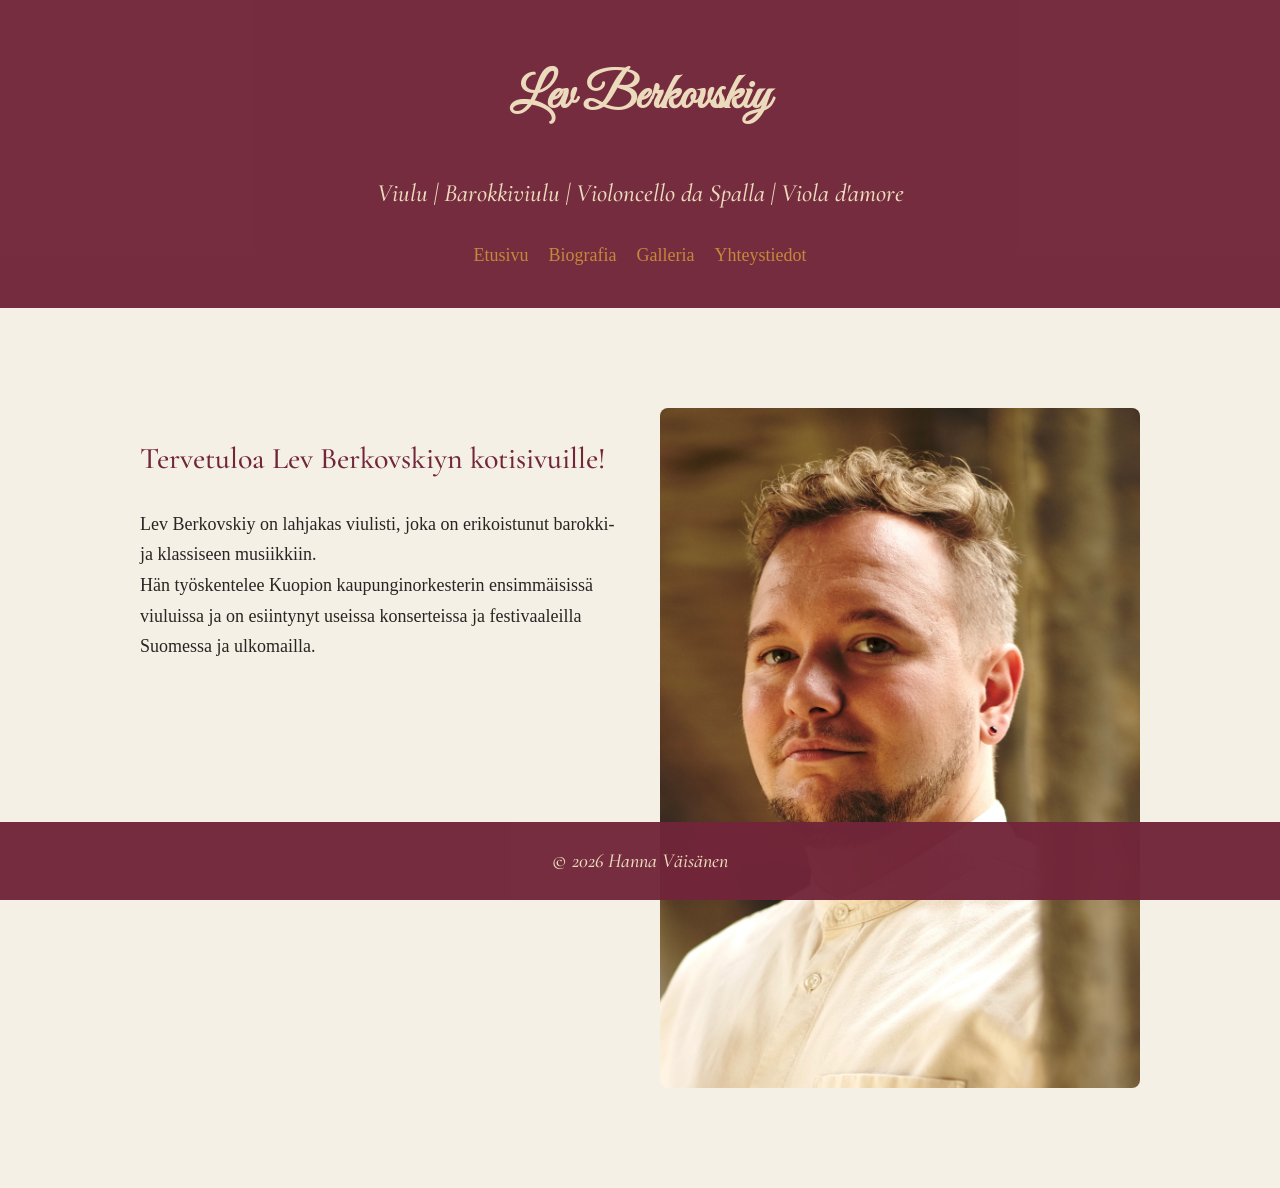
<file: index.html>
<!DOCTYPE html>
<html lang="fi">
    <head>
        <meta charset="UTF-8">
        <meta name="viewport" content="width=device-width, initial-scale=1.0">
        <meta name="description" content="Tämä sivusto on viulisti Lev Berkovskiyn kotisivu">
        <title>Lev Berkovskiy | viulisti | Etusivu</title>
        <link rel="stylesheet" type="text/css" href="css/tyylit.css">

        <!-- Great Vibes - google fonts -->
        <link rel="preconnect" href="https://fonts.googleapis.com">
        <link rel="preconnect" href="https://fonts.gstatic.com" crossorigin>
        <link href="https://fonts.googleapis.com/css2?family=Great+Vibes&display=swap" rel="stylesheet">

        <!-- Google Fonts: Cormorant Garamond -->
        <link rel="preconnect" href="https://fonts.googleapis.com">
        <link rel="preconnect" href="https://fonts.gstatic.com" crossorigin>
        <link href="https://fonts.googleapis.com/css2?family=Cormorant+Garamond:ital,wght@0,300..700;1,300..700&display=swap" rel="stylesheet">

    </head>
    <body>
        <header>
            <h1>Lev Berkovskiy</h1>
            <p class="header">Viulu | Barokkiviulu | Violoncello da Spalla | Viola d'amore</p>
            <nav>
                <ul>
                    <li><a href="index.html">Etusivu</a></li>
                    <li><a href="Biografia.html">Biografia</a></li>
                    <li><a href="Galleria.html">Galleria</a></li>
                    <li><a href="Yhteystiedot.html">Yhteystiedot</a></li>
                </ul>
            </nav>
        </header>
        <main>
            <section class="etusivu">
                <div class="esittely">
            <h2>Tervetuloa Lev Berkovskiyn kotisivuille!</h2>
            <p>Lev Berkovskiy on lahjakas viulisti, joka on erikoistunut barokki- ja klassiseen musiikkiin. <br>Hän työskentelee Kuopion kaupunginorkesterin ensimmäisissä viuluissa ja on esiintynyt useissa konserteissa ja festivaaleilla Suomessa ja ulkomailla.</p>
                </div>
                <div class="etusivu-kuva">
                    <img src="./Kuvat/Lev_closeup.jpeg" alt="&copy; Gösta Wellmer">
                </div>
            </section>
        </main>
        <footer>
            <p class="footer">&copy; 2026 Hanna Väisänen</p>
        </footer>
    </body>
</html>
</file>
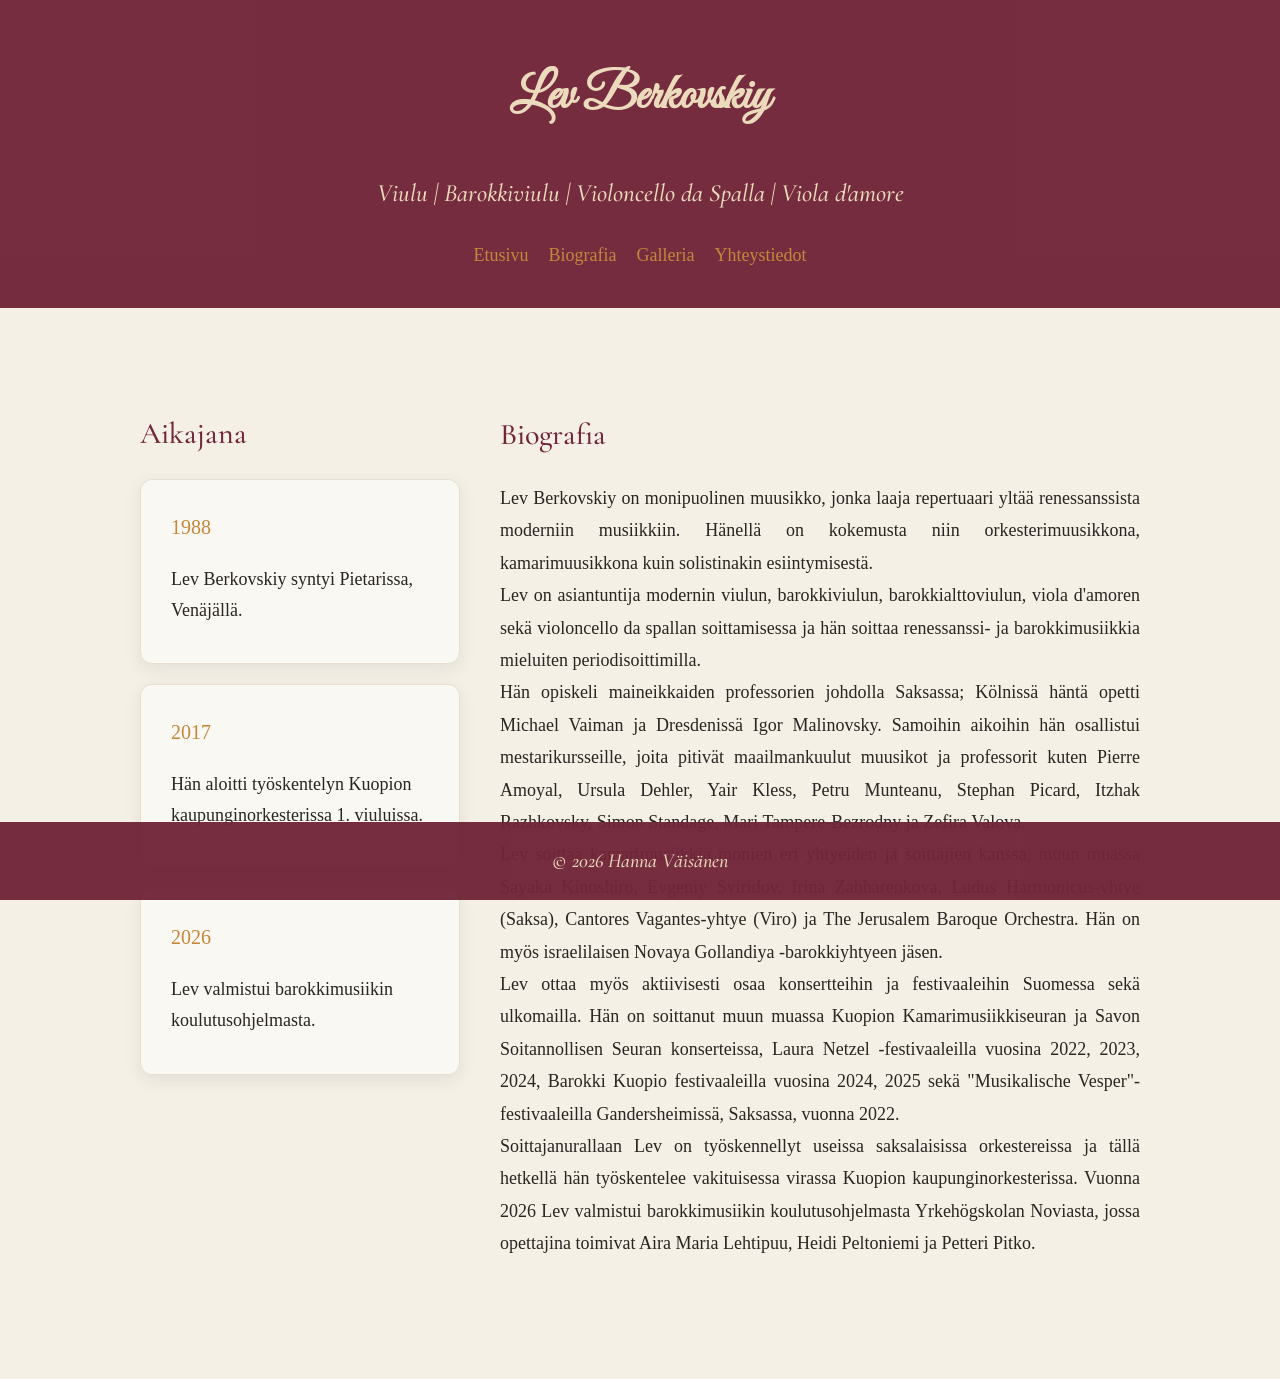
<file: Biografia.html>
<!DOCTYPE html>
<html lang="fi">
    <head>
        <meta charset="UTF-8">
        <meta name="viewport" content="width=device-width, initial-scale=1.0">
        <meta name="description" content="Tämä sivusto on viulisti Lev Berkovskiyn kotisivu">
        <title>Lev Berkovskiy | viulisti | Biografia</title>
        <link rel="stylesheet" type="text/css" href="css/tyylit.css">

        <!-- Great Vibes - google fonts -->
        <link rel="preconnect" href="https://fonts.googleapis.com">
        <link rel="preconnect" href="https://fonts.gstatic.com" crossorigin>
        <link href="https://fonts.googleapis.com/css2?family=Great+Vibes&display=swap" rel="stylesheet">
       
        <!-- Google Fonts: Cormorant Garamond -->
        <link rel="preconnect" href="https://fonts.googleapis.com">
        <link rel="preconnect" href="https://fonts.gstatic.com" crossorigin>
        <link href="https://fonts.googleapis.com/css2?family=Cormorant+Garamond:ital,wght@0,300..700;1,300..700&display=swap" rel="stylesheet">

    </head>
    <body>
        <header>
            <h1>Lev Berkovskiy</h1>
            <p class="header">Viulu | Barokkiviulu | Violoncello da Spalla | Viola d'amore</p>
            <nav>
                <ul>
                    <li><a href="index.html">Etusivu</a></li>
                    <li><a href="Biografia.html">Biografia</a></li>
                    <li><a href="Galleria.html">Galleria</a></li>
                    <li><a href="Yhteystiedot.html">Yhteystiedot</a></li>
                </ul>
            </nav>
        </header>

        <main>

         <section class="biografia">
            <div class="aikajana">
                <h2>Aikajana</h2>
                <article class="aikajana-kortti">
                    <p class="vuosi">1988</p>
                    <p>Lev Berkovskiy syntyi Pietarissa, Venäjällä. </p>
                </article>
                <article class="aikajana-kortti">
                    <p class="vuosi">2017</p>
                    <p>Hän aloitti työskentelyn Kuopion kaupunginorkesterissa 1. viuluissa.</p>
                </article>
                <article class="aikajana-kortti">
                    <p class="vuosi">2026</p>
                    <p>Lev valmistui barokkimusiikin koulutusohjelmasta. </p>
                </article>
            </div>  

            <div class="biografia-teksti">
                <h2>Biografia</h2>  
                <p>Lev Berkovskiy on monipuolinen muusikko, jonka laaja repertuaari yltää renessanssista moderniin musiikkiin. Hänellä on kokemusta niin orkesterimuusikkona, kamarimuusikkona kuin solistinakin esiintymisestä. 
                <br> Lev on asiantuntija modernin viulun, barokkiviulun, barokkialttoviulun, viola d'amoren sekä violoncello da spallan soittamisessa ja hän soittaa renessanssi- ja barokkimusiikkia mieluiten periodisoittimilla. 
                <br> Hän opiskeli maineikkaiden professorien johdolla Saksassa; Kölnissä häntä opetti Michael Vaiman ja Dresdenissä Igor Malinovsky. Samoihin aikoihin hän osallistui mestarikursseille, joita pitivät maailmankuulut muusikot ja professorit kuten Pierre Amoyal, Ursula Dehler, Yair Kless, Petru Munteanu, Stephan Picard, Itzhak Razhkovsky, Simon Standage, Mari Tampere-Bezrodny ja Zefira Valova.
                <br> Lev soittaa kamarimusiikkia monien eri yhtyeiden ja soittajien kanssa, muun muassa Sayaka Kinoshiro, Evgeniy Sviridov, Irina Zahharenkova, Ludus Harmonicus-yhtye (Saksa), Cantores Vagantes-yhtye (Viro) ja The Jerusalem Baroque Orchestra. 
                Hän on myös israelilaisen Novaya Gollandiya -barokkiyhtyeen jäsen.
                <br> Lev ottaa myös aktiivisesti osaa konsertteihin ja festivaaleihin Suomessa sekä ulkomailla. 
                Hän on soittanut muun muassa Kuopion Kamarimusiikkiseuran ja Savon Soitannollisen Seuran konserteissa, Laura Netzel -festivaaleilla vuosina 2022, 2023, 2024, Barokki Kuopio festivaaleilla vuosina 2024, 2025 sekä "Musikalische Vesper"- festivaaleilla Gandersheimissä, Saksassa, vuonna 2022. 
                <br> Soittajanurallaan Lev on työskennellyt useissa saksalaisissa orkestereissa ja tällä hetkellä hän työskentelee vakituisessa virassa Kuopion kaupunginorkesterissa. 
                Vuonna 2026 Lev valmistui barokkimusiikin koulutusohjelmasta Yrkehögskolan Noviasta, jossa opettajina toimivat Aira Maria Lehtipuu, Heidi Peltoniemi ja Petteri Pitko. </p>
        </div>
        </section>
        </main>
        <footer>
            <p class="footer">&copy; 2026 Hanna Väisänen</p>
        </footer>
    </body>
</html>
</file>
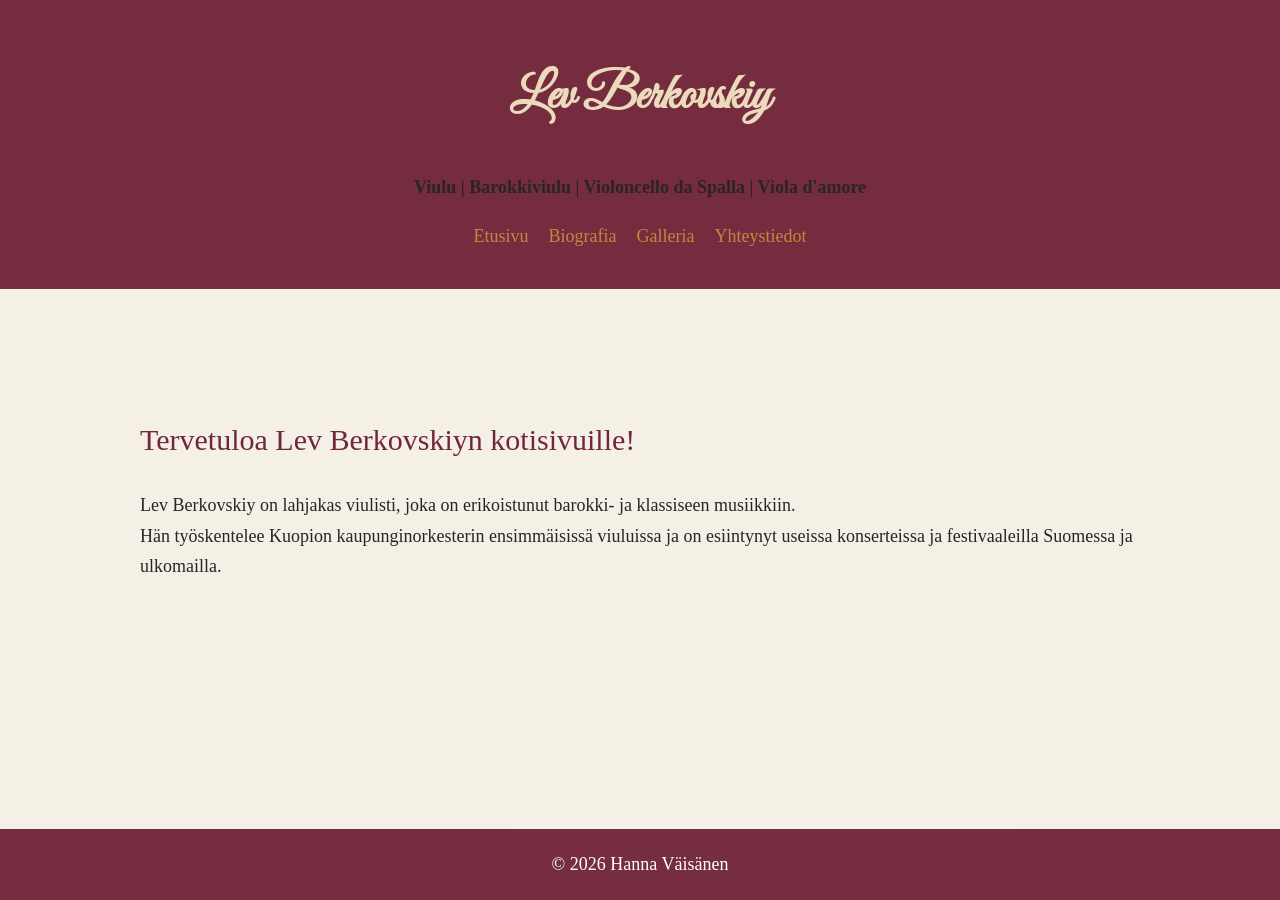
<file: Etusivu.html>
<!DOCTYPE html>
<html lang="fi">
    <head>
        <meta charset="UTF-8">
        <meta name="viewport" content="width=device-width, initial-scale=1.0">
        <meta name="description" content="Tämä sivusto on viulisti Lev Berkovskiyn kotisivu">
        <title>Lev Berkovskiy | viulisti | Etusivu</title>
        <link rel="stylesheet" type="text/css" href="css/tyylit.css">

        <!-- Great Vibes - google fonts -->
        <link rel="preconnect" href="https://fonts.googleapis.com">
        <link rel="preconnect" href="https://fonts.gstatic.com" crossorigin>
        <link href="https://fonts.googleapis.com/css2?family=Great+Vibes&display=swap" rel="stylesheet">

    </head>
    <body>
        <header>
            <h1>Lev Berkovskiy</h1>
            <p><b>Viulu | Barokkiviulu | Violoncello da Spalla | Viola d'amore</b></p>
            <nav>
                <ul>
                    <li><a href="Etusivu.html">Etusivu</a></li>
                    <li><a href="Biografia.html">Biografia</a></li>
                    <li><a href="Galleria.html">Galleria</a></li>
                    <li><a href="Yhteystiedot.html">Yhteystiedot</a></li>
                </ul>
            </nav>
        </header>
        <main>
            <h2>Tervetuloa Lev Berkovskiyn kotisivuille!</h2>
            <p>Lev Berkovskiy on lahjakas viulisti, joka on erikoistunut barokki- ja klassiseen musiikkiin. <br>Hän työskentelee Kuopion kaupunginorkesterin ensimmäisissä viuluissa ja on esiintynyt useissa konserteissa ja festivaaleilla Suomessa ja ulkomailla.</p>
         

        </main>
        <footer>
            <p>&copy; 2026 Hanna Väisänen</p>
        </footer>
    </body>
</html>
</file>
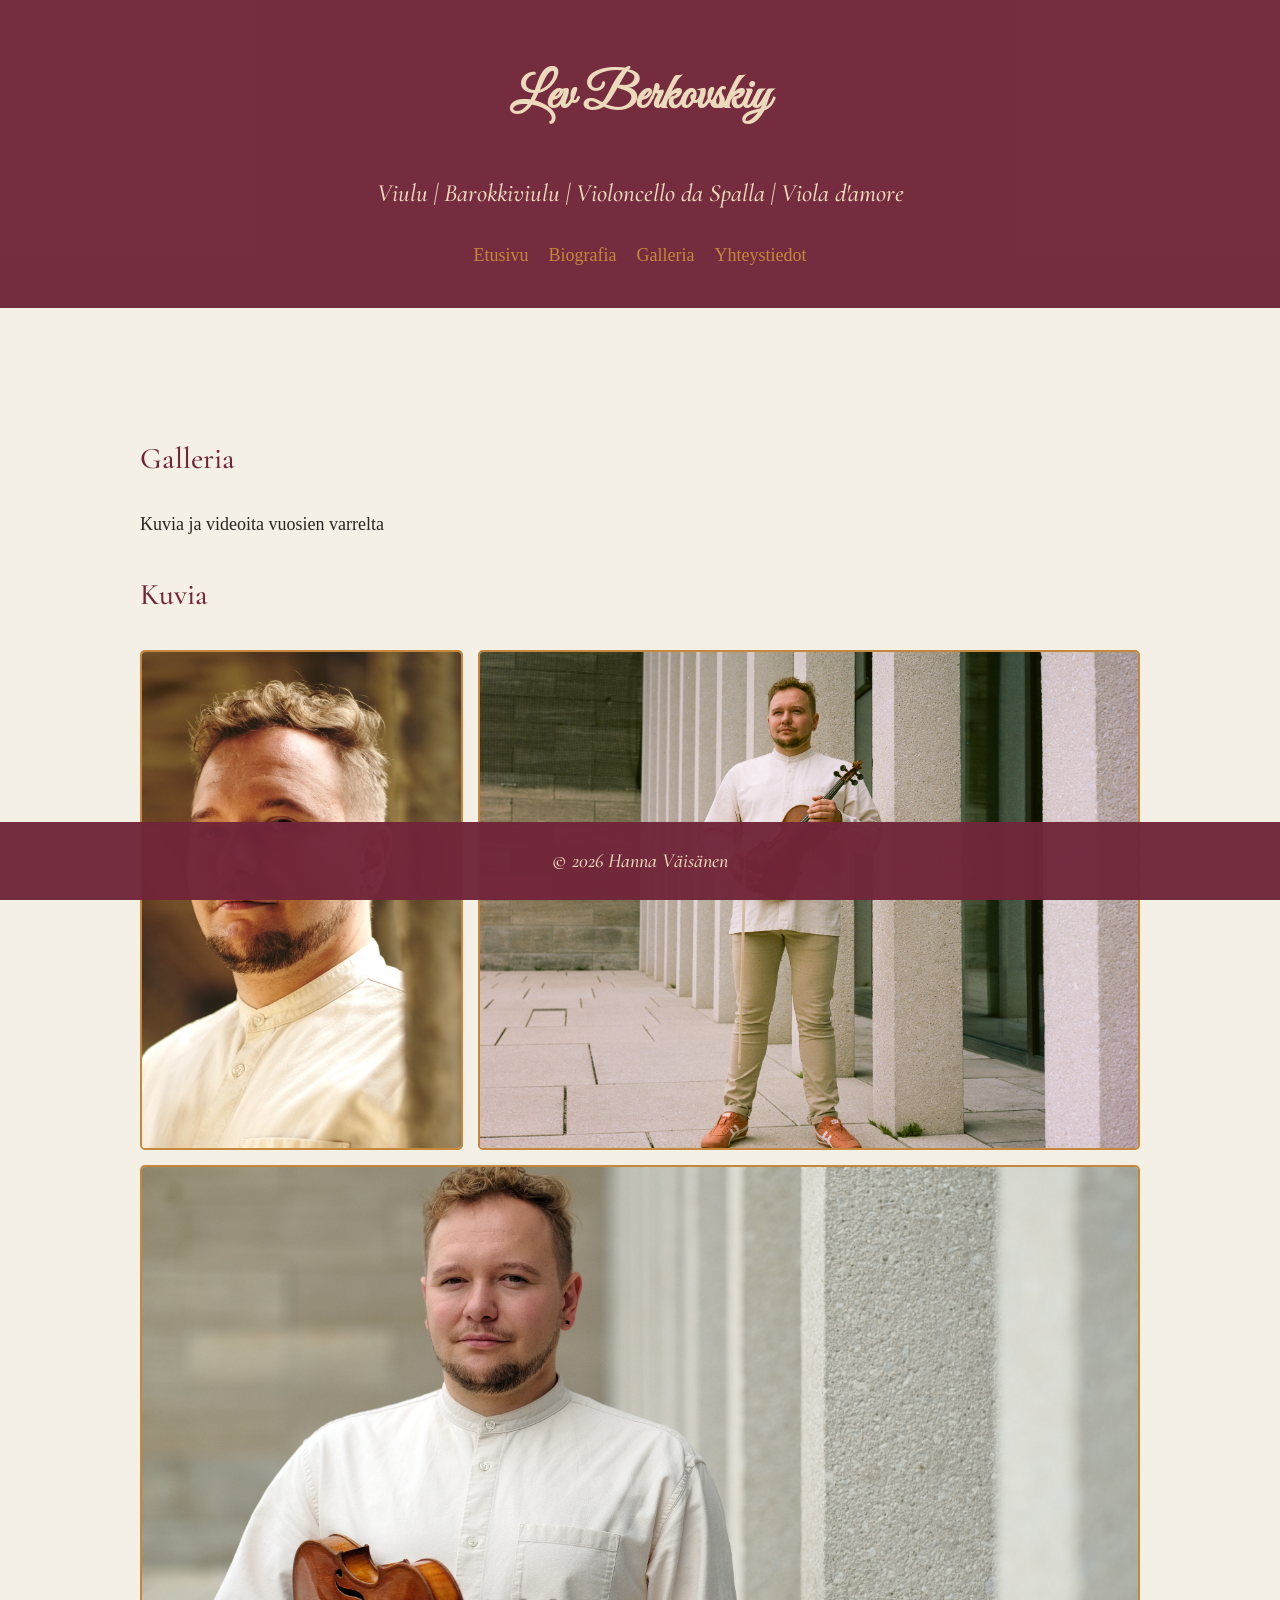
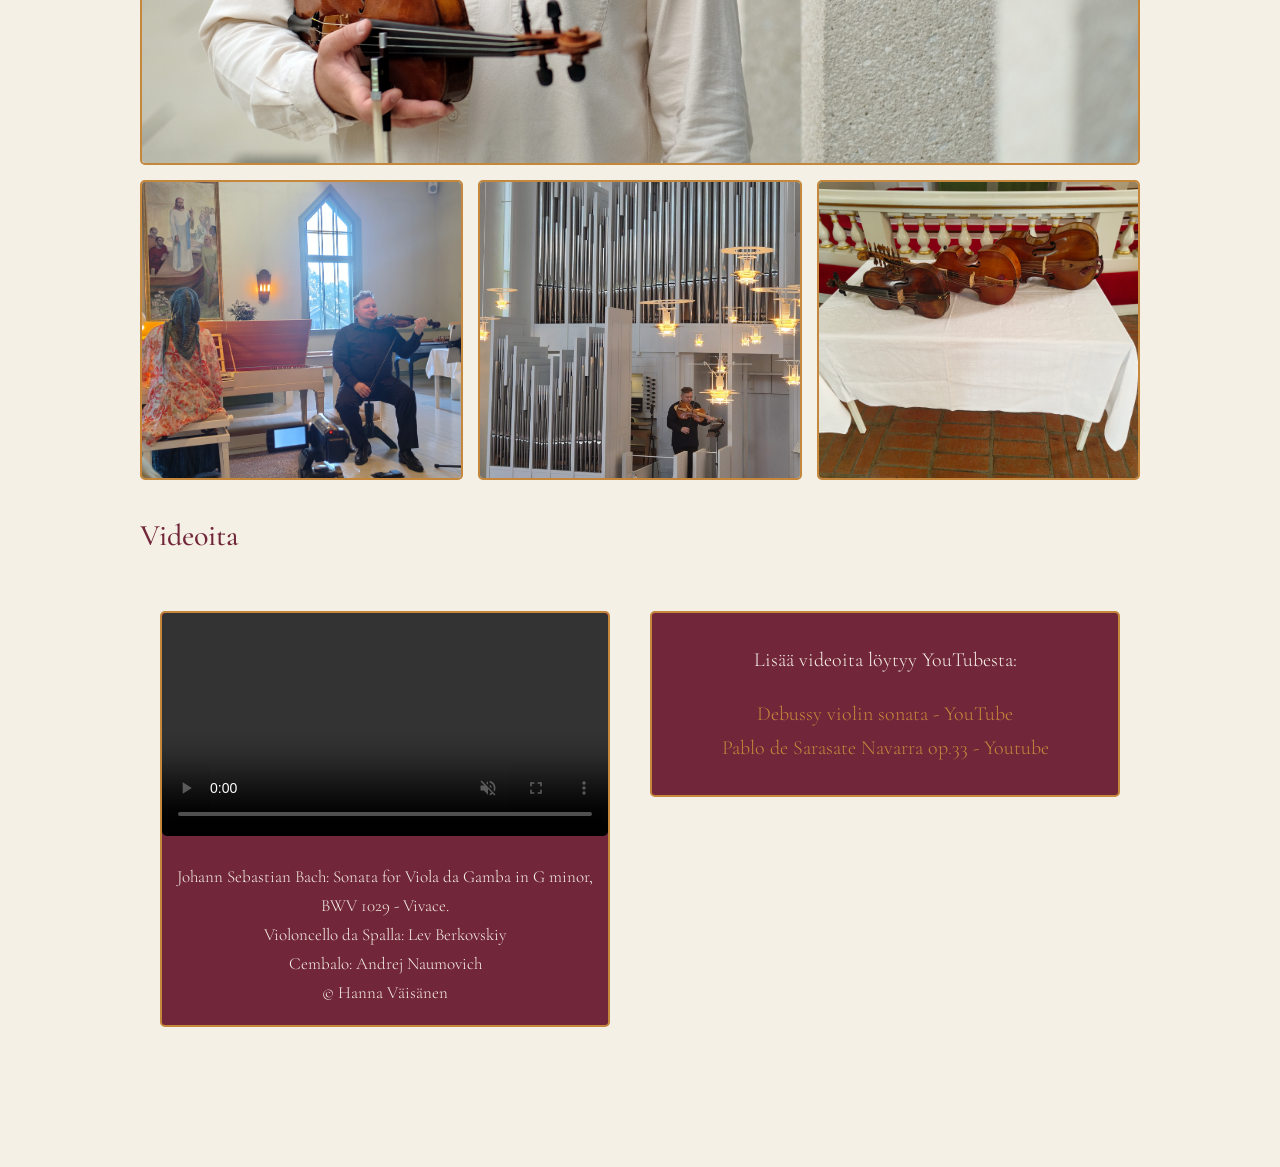
<file: Galleria.html>
<!DOCTYPE html>
<html lang="fi">
    <head>
        <meta charset="UTF-8">
        <meta name="viewport" content="width=device-width, initial-scale=1.0">
        <meta name="description" content="Tämä sivusto on viulisti Lev Berkovskiyn kotisivu">
        <title>Lev Berkovskiy | viulisti | Galleria</title>
        <link rel="stylesheet" type="text/css" href="css/tyylit.css">

        <!-- Great Vibes - google fonts -->
        <link rel="preconnect" href="https://fonts.googleapis.com">
        <link rel="preconnect" href="https://fonts.gstatic.com" crossorigin>
        <link href="https://fonts.googleapis.com/css2?family=Great+Vibes&display=swap" rel="stylesheet">

                <!-- Google Fonts: Cormorant Garamond -->
        <link rel="preconnect" href="https://fonts.googleapis.com">
        <link rel="preconnect" href="https://fonts.gstatic.com" crossorigin>
        <link href="https://fonts.googleapis.com/css2?family=Cormorant+Garamond:ital,wght@0,300..700;1,300..700&display=swap" rel="stylesheet">

    </head>
    <body>
        <header>
            <h1>Lev Berkovskiy</h1>
            <p class="header">Viulu | Barokkiviulu | Violoncello da Spalla | Viola d'amore</p>
            <nav>
                <ul>
                    <li><a href="index.html">Etusivu</a></li>
                    <li><a href="Biografia.html">Biografia</a></li>
                    <li><a href="Galleria.html">Galleria</a></li>
                    <li><a href="Yhteystiedot.html">Yhteystiedot</a></li>
                </ul>
            </nav>
        </header>
        <main>
        
            <h2>Galleria</h2>
            <p>Kuvia ja videoita vuosien varrelta</p>
            <h3>Kuvia</h3>
            <section class="galleria">
            
            <div class="galleria-grid">
                <figure class="galleria-kuva pieni">
                    <img src="./Kuvat/Lev_closeup.jpeg" alt="&copy; Gösta Wellmer">
                        <figcaption>
                            &copy; Gösta Wellmer
                        </figcaption>
                </figure>
                <figure class="galleria-kuva suuri">
                    <img src="./Kuvat/(c)-@goestagraph-2.jpeg" alt="&copy; Gösta Wellmer" class="kuvapositio-alas">
                        <figcaption>
                            &copy; Gösta Wellmer    
                        </figcaption>
                </figure>
                <figure class="galleria-kuva levea">
                    <img src="./Kuvat/Lev_portrait.jpeg" alt="&copy; Gösta Wellmer">
                        <figcaption>
                            &copy; Gösta Wellmer
                        </figcaption>
                </figure>
                <figure class="galleria-kuva ala">
                    <img src="./Kuvat/Siuronklavikordipäivät2026.jpg" alt="&copy; Hanna Väisänen">
                        <figcaption>
                            Rakkauden sointi - yllättävä kohtaaminen, Siuron klavikordipäivät 2026 <br> &copy; Hanna Väisänen
                        </figcaption>
                </figure>
                <figure class="galleria-kuva ala">
                    <img src="./Kuvat/Männistöbarokki2025.jpg" alt="&copy; Hanna Väisänen" class="kuvapositio-alas">
                        <figcaption>
                            Bachin Loisteessa, BarokkiKuopio-festivaali 2025 <br> &copy; Hanna Väisänen
                        </figcaption>
                </figure>
                <figure class="galleria-kuva ala">
                    <img src="./Kuvat/instumentit.jpg" alt="Barokkiviulu, Viola d'amore, Violoncello da Spalla &copy; Hanna Väisänen">
                        <figcaption>
                            Barokkiviulu, Viola d'amore, Violoncello da Spalla <br> &copy; Hanna Väisänen
                        </figcaption>
                </figure>
            </div>
            </section>

            <h3>Videoita</h3>
            <section class="galleria-video">
            <div class="video-video">
                
                <video controls autoplay muted playsinline width ="100%">
                    <!--toinen osoite> <source src="./Videot/Germany_Gettorf_22062025.mp4" type="video/mp4"> -->
                    <source src="https://media.githubusercontent.com/media/Hanvainen/webbisivu/main/Videot/Germany_Gettorf_22062025.mp4" type="video/mp4">
                    Selaimesi ei tue videon toistamista.
                </video>
            <p>Johann Sebastian Bach: Sonata for Viola da Gamba in G minor, BWV 1029 - Vivace. <br>
                 Violoncello da Spalla: Lev Berkovskiy <br> Cembalo: Andrej Naumovich <br> &copy; Hanna Väisänen</p>
    
            </div>
            <div class="video-linkit">
            <p>Lisää videoita löytyy YouTubesta:</p>

            <a href="https://www.youtube.com/watch?v=ofuS3ut9HN0" target="_blank">Debussy violin sonata - YouTube</a>
            <br>
            <a href="https://www.youtube.com/watch?v=xgiFL4aXL3I" target="_blank">Pablo de Sarasate Navarra op.33 - Youtube</a>
            </div>
            </section>
        </main>
        <footer>
            <p class="footer">&copy; 2026 Hanna Väisänen</p>
        </footer>
        
    </body>
</html>
</file>
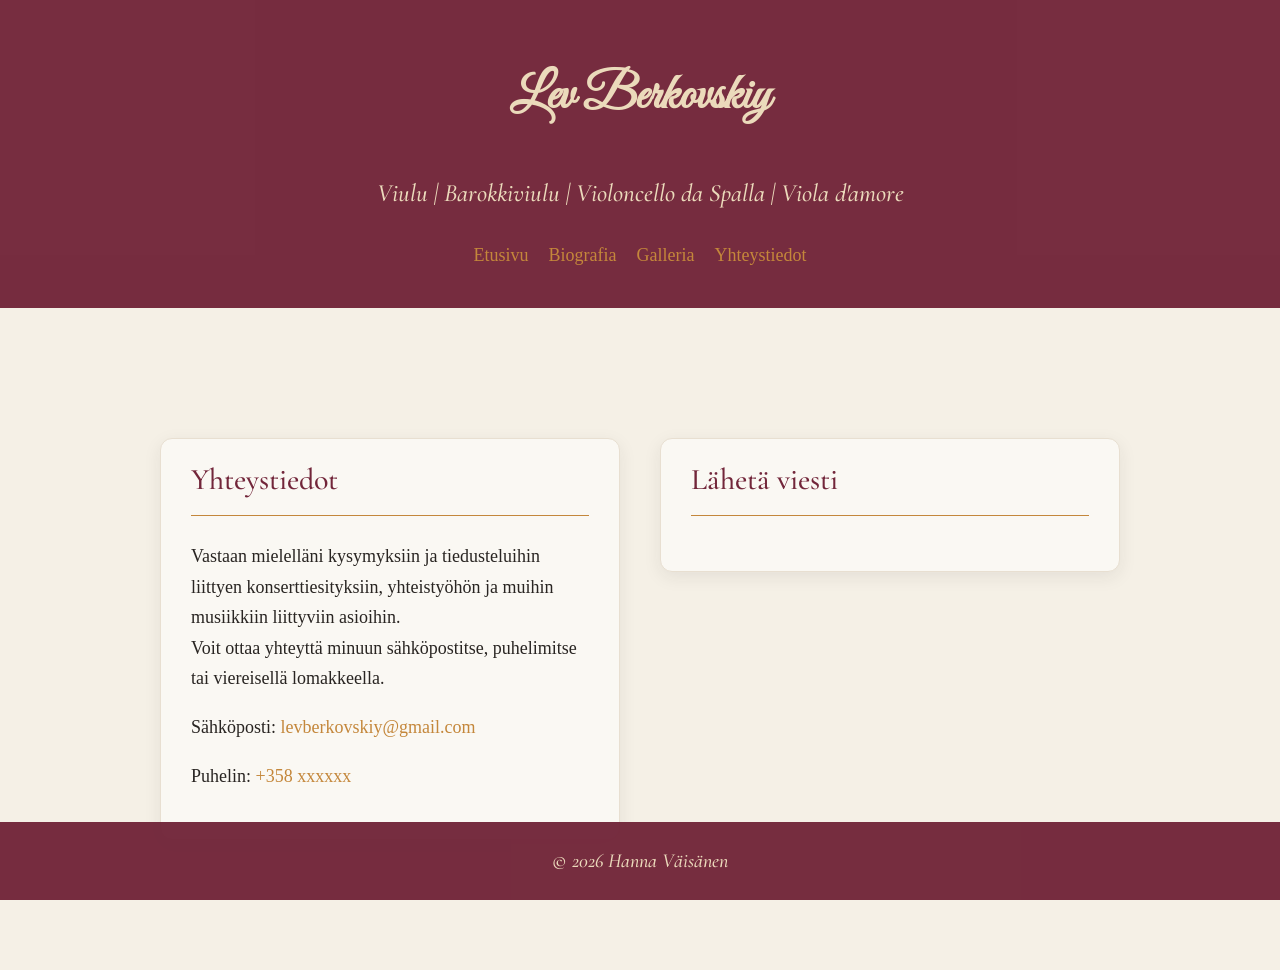
<file: Yhteystiedot.html>
<!DOCTYPE html>
<html lang="fi">
    <head>
        <meta charset="UTF-8">
        <meta name="viewport" content="width=device-width, initial-scale=1.0">
        <meta name="description" content="Tämä sivusto on viulisti Lev Berkovskiyn kotisivu">
        <title>Lev Berkovskiy | viulisti | Yhteystiedot</title>
        <link rel="stylesheet" type="text/css" href="css/tyylit.css">

        <!-- Great Vibes - google fonts -->
        <link rel="preconnect" href="https://fonts.googleapis.com">
        <link rel="preconnect" href="https://fonts.gstatic.com" crossorigin>
        <link href="https://fonts.googleapis.com/css2?family=Great+Vibes&display=swap" rel="stylesheet">
   
        <!-- Google Fonts: Cormorant Garamond -->
        <link rel="preconnect" href="https://fonts.googleapis.com">
        <link rel="preconnect" href="https://fonts.gstatic.com" crossorigin>
        <link href="https://fonts.googleapis.com/css2?family=Cormorant+Garamond:ital,wght@0,300..700;1,300..700&display=swap" rel="stylesheet">

    </head>
    <body>
        <header>
            <h1>Lev Berkovskiy</h1>
            <p class="header">Viulu | Barokkiviulu | Violoncello da Spalla | Viola d'amore</p>
            <nav>
                <ul>
                    <li><a href="index.html">Etusivu</a></li>
                    <li><a href="Biografia.html">Biografia</a></li>
                    <li><a href="Galleria.html">Galleria</a></li>
                    <li><a href="Yhteystiedot.html">Yhteystiedot</a></li>
                </ul>
            </nav>
        </header>
        
        <main>
            <section class="yhteystiedot">
                <div class="yhteystiedot-info">
                    <h2>Yhteystiedot</h2>
                    <p>Vastaan mielelläni kysymyksiin ja tiedusteluihin liittyen konserttiesityksiin, yhteistyöhön ja muihin musiikkiin liittyviin asioihin. 
                        <br> Voit ottaa yhteyttä minuun sähköpostitse, puhelimitse tai viereisellä lomakkeella. </p>
                    <p>Sähköposti: <a href="mailto:levberkovskiy@gmail.com">levberkovskiy@gmail.com</a></p>
                    <p>Puhelin: <a href="tel:+358 xxxxx">+358 xxxxxx</a></p>
                </div>
                <div class="yhteystiedot-lomake">
                    <h2>Lähetä viesti</h2>
                    <!-- Tähän lisätään yhteydenottolomake -->
                </div>
            </section>
        </main>

        <footer>
            <p class="footer">&copy; 2026 Hanna Väisänen</p>
        </footer>
    </body>
</html>
</file>
<file: css/tyylit.css>
* {
     box-sizing: border-box;
}
body {
    margin: 0;
    background-color: #f5f0e6;
    color: #292522;
    font-family: "Palatino Linotype", "Book Antiqua", Palatino, serif;
    font-weight: 500;
    font-size: 18px;
    line-height: 1.7;

}

/*Yleiset tekstityylit*/
h1 {
    font-family: 'Great Vibes', cursive;
    color: #ebdabb;
    font-size: 50px;
}
.header {
    font-family: "Cormorant Garamond", Georgia, serif;
    font-style: italic;
    font-weight: 500;
    color: #ebdabb;
    font-size: 25px;
}

.footer {
    font-family: "Cormorant Garamond", Georgia, serif;
    color: #ebdabb;
    font-size: 20px;
    font-style: italic;
    font-weight: 500;
}

h2, h3 {
    font-family: "Cormorant Garamond", Georgia, serif;
    font-weight: 500;
    color: #72263A;
    font-size: 30px;
}

/* Linkit */
a {
    color: #C4873B;
    text-decoration: none;
}
a:hover {
    color: #C4873B;
    text-decoration: underline;
}

/*header-tyylit*/
/*pohdi jatkossa, onko järkevämpää muuttaa header flexboxilla niin, että nimi ja navigaatio olisivat rinnakkain samalla rivillä ja muut teskstit nimen alla. */  
header {
    background-color: #72263af6;
    padding: 20px;
    text-align: center;
}

/* Navigaatiopalkki */
nav ul{
    list-style-type: none;
    padding: 0;
    display: flex;
    justify-content: center;
    align-items: center;
    gap: 20px;
}

main {
    padding: 100px;
    max-width: 1200px;
    margin: 0 auto;
}

/* Etusivun tyylit */
.etusivu {
    display: flex;
    justify-content: space-between;
    gap: 40px;
}   
.esittely {
    flex: 1;
}

.etusivu-kuva {
    flex: 1;
}

.etusivu-kuva img {
    display: block;
    width: 100%;
    height: auto;
    object-fit: cover;
    border-radius: 8px;
}
/*biografia-tyylit*/
.biografia {
    display: flex;
    flex-direction: row;
    align-items: flex-start;
    gap: 40px;
}

.aikajana {
    flex: 2;
    min-width: 0;
}
.aikajana h2 {
    color: #72263A;
    font-family: "Cormorant Garamond", Georgia, serif;
    font-weight: 500;
    margin-top: 0;
    margin-bottom: 20px;
}

.biografia-teksti {
    flex: 4;
    min-width: 0;
    line-height: 1.8;
}

.biografia-teksti h2 {
    color: #72263A;
    font-family: "Cormorant Garamond", Georgia, serif;
    font-weight: 500;
    margin-top: 0;
    margin-bottom: 20px;
}

.biografia-teksti p {
    color: #292522;
    margin-top: 0;
    margin-bottom: 20px;
    text-align: justify;
    line-height: 1.8;
    hyphens: auto;
}

.aikajana-kortti {
    background-color: #FAF8F3;
    padding: 10px 30px 20px;
    border-radius: 12px;
    border: 1px solid #E8DFD1;
    box-shadow: 0 5px 18px rgba(41, 37, 34, 0.08);
    margin-bottom: 20px;
}

/* Biografian vuosiluvut */
.vuosi {
    font-size: 20px;
    color: #C4873B;
}
/*Luo tähän myöhemmin biografian taulukko*/



/* Gallerian tyylit */
.galleria-grid {
    display: grid;
    grid-template-columns: repeat(6, minmax(0, 1fr));
    gap: 15px;
    max-width: 1000px;
    margin: 0 auto;
}

.galleria-kuva {
    position: relative;
    margin: 0;
    overflow: hidden;
    min-width: 0;
}
.galleria-kuva img {
    display: block;
    width: 100%;
    height: 100%;
    object-fit: cover;

    border: 2px solid #C4873B;
    border-radius: 5px;
}

.pieni{
    grid-column: span 2;
    height: 500px;
}

.suuri{
    grid-column: span 4;
    height: 500px;
}

.levea{
    grid-column: span 6;
    height: 600px;
}

.ala{
    grid-column: span 2;
    height: 300px;
}

.kuvapositio-alas{
    object-position: center 70%;
}

.galleria-kuva figcaption {
    position: absolute;
    bottom: 0;
    left: 0;
    width: 100%;
    box-sizing: border-box;
    padding: 15px;
    background-color: rgba(84, 27, 43, 0.9);
    color: #F5F0E6;
    text-align: center;
    font-family: "Cormorant Garamond", Georgia, serif;
    font-weight: 300;
    font-size: 13px;
    opacity: 0;
    transition: opacity 0.3s ease;
}

.galleria-kuva:hover figcaption {
    opacity: 1;
}

.galleria-video {
    display: flex;
    flex-direction: row;
    align-items: flex-start;
    gap: 40px;
    max-width: 1000px;
    margin: 20px auto;
    padding: 20px;
}

.galleria-video video {
    height: 100%;
    width: 100%;
    object-fit: cover;
    border-radius: 5px;
}

.video-video {
    flex: 1;
    gap: 40px;
    max-width: 1000px;
    margin: 0 auto;
    border: 2px solid #C4873B;
    border-radius: 5px;
    text-align: center;
    background-color: #72263A;
    color: #F5F0E6;
    font-family: "Cormorant Garamond", Georgia, serif;
    font-weight: 300;
    font-size: 17px;
}

.video-linkit {
    flex: 1;
    text-align: center;
    border: 2px solid #C4873B;
    border-radius: 5px;
    background-color: #72263A;
    color: #F5F0E6;
    font-family: "Cormorant Garamond", Georgia, serif;
    font-weight: 300;
    font-size: 20px;
    padding: 10px;
    padding-bottom: 30px;
}

/* Yhteystiedot-sivun tyylit */
.yhteystiedot {
    display: flex;
    flex-direction: row;
    align-items: flex-start;
    gap: 40px;
    max-width: 1000px;
    margin: 10px auto;
    padding: 20px;
}

.yhteystiedot h2 {
    color: #72263A;
    font-family: "Cormorant Garamond", Georgia, serif;
    font-weight: 500;
    margin-top: 5px;
    padding-bottom: 10px;
    border-bottom: 1px solid #C4873B;
}

.yhteystiedot-info {
    background-color: #FAF8F3;
    flex: 1;
    padding: 10px 30px 30px;
    border-radius: 12px;
    border: 1px solid #E8DFD1;
    box-shadow: 0 5px 18px rgba(41, 37, 34, 0.08);
}

.yhteystiedot-lomake {
    background-color: #FAF8F3;
    flex: 1;
    padding: 10px 30px 30px;
    border-radius: 12px;
    border: 1px solid #E8DFD1;
    box-shadow: 0 5px 18px rgba(41, 37, 34, 0.08);
}

/*luo tähän myöhemmin yhteystietolomake*/

/*Footer-tyylit*/
footer {
    background-color: #72263af6;
    color: #fff;
    text-align: center;
    padding: 2px;
    position: fixed;
    bottom: 0;
    width: 100%;
}
</file>
